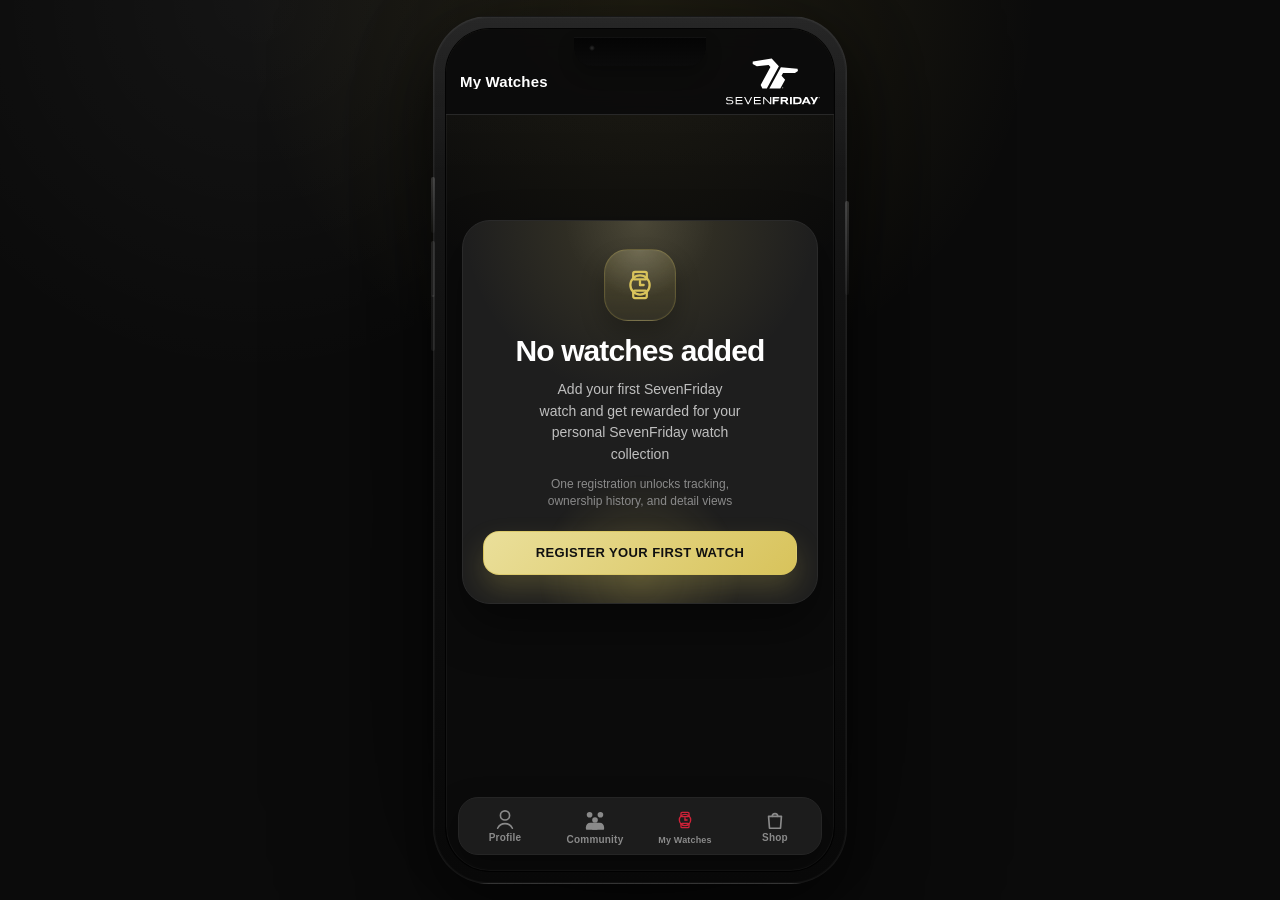
<file: index.html>
<!doctype html>
<html lang="en">
  <head>
    <meta charset="utf-8" />
    <meta name="viewport" content="width=device-width, initial-scale=1" />
    <title>SevenFriday Watch Manager</title>
    <link rel="stylesheet" href="./styles.css" />
  </head>
  <body>
    <main class="app-shell">
      <div class="app-stage" id="app"></div>
    </main>

    <script src="./svg.js"></script>
    <script src="./appbar.js"></script>
    <script src="./navbar.js"></script>
    <script src="./confirm.js"></script>
    <script src="./app.js"></script>
  </body>
</html>
</file>
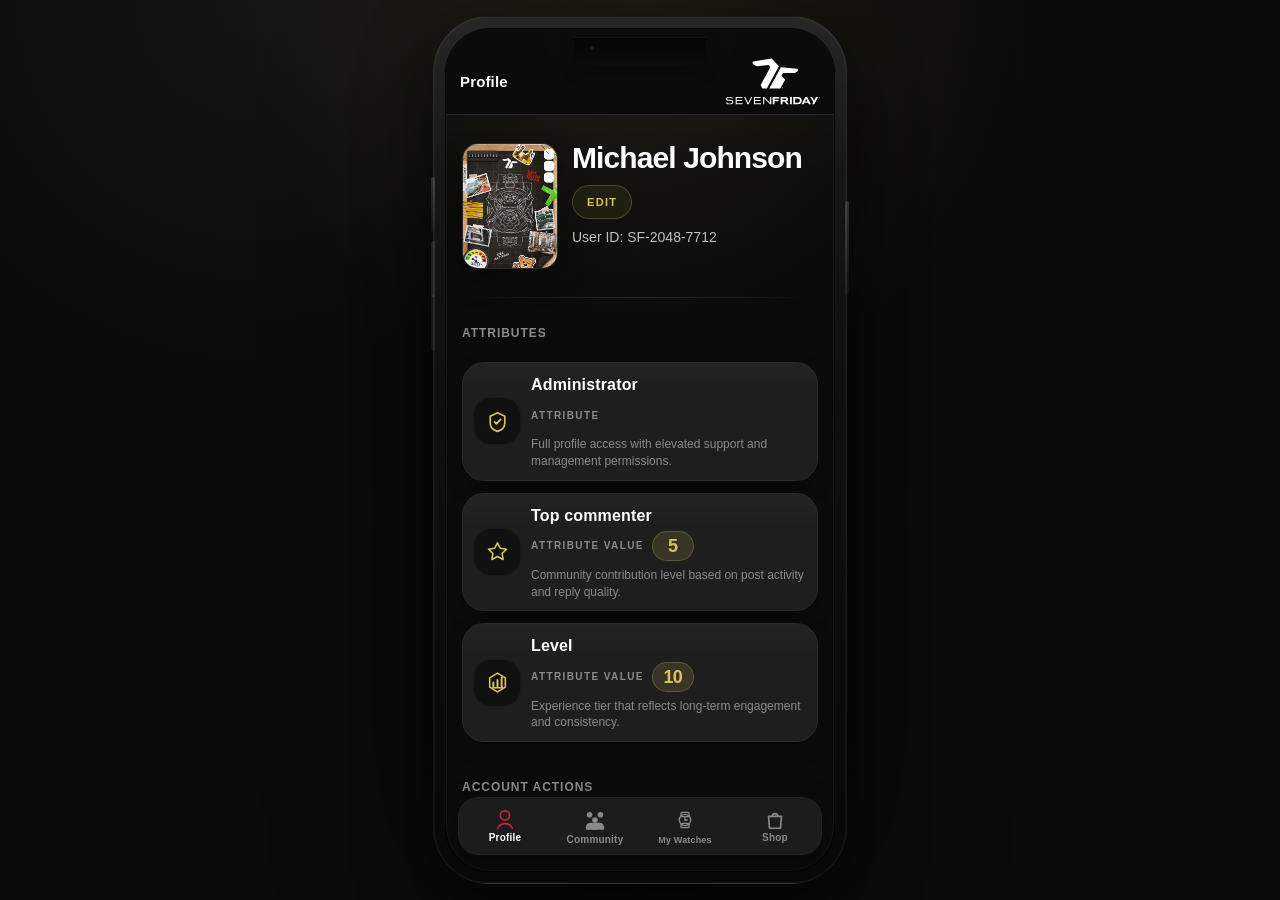
<file: my-profile.html>
<!doctype html>
<html lang="en">
  <head>
    <meta charset="utf-8" />
    <meta name="viewport" content="width=device-width, initial-scale=1" />
    <title>SevenFriday Profile</title>
    <link rel="stylesheet" href="./styles.css" />
  </head>
  <body>
    <main class="app-shell">
      <div class="app-stage">
        <div id="appbar-slot"></div>

        <section class="app-stage__content">
          <section class="watch-screen profile-screen" aria-label="Profile content">
            <header class="watch-screen__hero profile-hero">
              <div class="profile-header">
                <div class="profile-avatar" aria-hidden="true">
                  <img src="./assets/avatar.png" alt="" class="profile-avatar__image" />
                </div>
                <div class="profile-header__copy">
                  <div class="profile-name-row">
                    <h1 class="watch-screen__title" id="profile-name">Michael Johnson</h1>
                    <button
                      type="button"
                      class="profile-name-edit"
                      id="profile-edit-trigger"
                      aria-controls="profile-name-form"
                      aria-expanded="false"
                    >
                      Edit
                    </button>
                  </div>
                  <form class="profile-name-form" id="profile-name-form" hidden>
                    <label class="profile-name-form__field" for="profile-name-input">
                      <span class="profile-delete__label">Username</span>
                      <input
                        type="text"
                        id="profile-name-input"
                        name="username"
                        autocomplete="username"
                        required
                      />
                    </label>
                    <div class="profile-name-form__actions">
                      <button type="submit" class="profile-action">Save</button>
                      <button type="button" class="profile-action profile-action--secondary" id="profile-name-cancel">
                        Cancel
                      </button>
                    </div>
                    <p class="profile-name-form__hint" id="profile-name-feedback" aria-live="polite" hidden></p>
                  </form>
                  <p class="watch-screen__lede">User ID: SF-2048-7712</p>
                </div>
              </div>
            </header>

            <div class="watch-screen__divider"></div>

            <section class="profile-section" aria-labelledby="attributes-title">
              <h2 class="watch-screen__count" id="attributes-title">Attributes</h2>

              <div class="watch-list profile-list">
                <article class="watch-card profile-item">
                  <div class="watch-card__image-wrap profile-item__icon" aria-hidden="true">
                    <svg viewBox="0 0 24 24" fill="none" xmlns="http://www.w3.org/2000/svg">
                      <path d="M12 3.5 19 7v6.5c0 4.2-3 6.9-7 8-4-1.1-7-3.8-7-8V7l7-3.5Z" stroke="currentColor" stroke-width="1.6" stroke-linejoin="round"/>
                      <path d="M9.2 12.4 11 14.2l3.8-4.1" stroke="currentColor" stroke-width="1.8" stroke-linecap="round" stroke-linejoin="round"/>
                    </svg>
                  </div>
                  <div class="watch-card__content">
                    <div class="profile-item__copy">
                      <h3 class="watch-card__title">Administrator</h3>
                      <div class="profile-item__meta">
                        <span class="profile-item__meta-label profile-item__meta-label--solo">ATTRIBUTE</span>
                      </div>
                      <p class="watch-card__secondary">Full profile access with elevated support and management permissions.</p>
                    </div>
                  </div>
                </article>

                <article class="watch-card profile-item">
                  <div class="watch-card__image-wrap profile-item__icon" aria-hidden="true">
                    <svg viewBox="0 0 24 24" fill="none" xmlns="http://www.w3.org/2000/svg">
                      <path d="M12 2.8 14.8 8l5.8.8-4.2 4.1 1 5.8-5.4-2.8-5.4 2.8 1-5.8-4.2-4.1 5.8-.8L12 2.8Z" stroke="currentColor" stroke-width="1.5" stroke-linejoin="round"/>
                    </svg>
                  </div>
                  <div class="watch-card__content">
                    <div class="profile-item__copy">
                      <h3 class="watch-card__title">Top commenter</h3>
                      <div class="profile-item__meta">
                        <span class="profile-item__meta-label">ATTRIBUTE VALUE</span>
                        <span class="profile-item__meta-value">5</span>
                      </div>
                      <p class="watch-card__secondary">Community contribution level based on post activity and reply quality.</p>
                    </div>
                  </div>
                </article>

                <article class="watch-card profile-item">
                  <div class="watch-card__image-wrap profile-item__icon" aria-hidden="true">
                    <svg viewBox="0 0 24 24" fill="none" xmlns="http://www.w3.org/2000/svg">
                      <path d="M4.5 7.5 12 3l7.5 4.5V16.5L12 21l-7.5-4.5V7.5Z" stroke="currentColor" stroke-width="1.5" stroke-linejoin="round"/>
                      <path d="M8 15.5V12" stroke="currentColor" stroke-width="1.9" stroke-linecap="round"/>
                      <path d="M12 15.5V9.5" stroke="currentColor" stroke-width="1.9" stroke-linecap="round"/>
                      <path d="M16 15.5V7.5" stroke="currentColor" stroke-width="1.9" stroke-linecap="round"/>
                      <path d="M7.2 17h9.6" stroke="currentColor" stroke-width="1.5" stroke-linecap="round"/>
                    </svg>
                  </div>
                  <div class="watch-card__content">
                    <div class="profile-item__copy">
                      <h3 class="watch-card__title">Level</h3>
                      <div class="profile-item__meta">
                        <span class="profile-item__meta-label">ATTRIBUTE VALUE</span>
                        <span class="profile-item__meta-value">10</span>
                      </div>
                      <p class="watch-card__secondary">Experience tier that reflects long-term engagement and consistency.</p>
                    </div>
                  </div>
                </article>
              </div>
            </section>

            <section class="profile-section" aria-labelledby="account-actions-title">
              <h2 class="watch-screen__count" id="account-actions-title">Account actions</h2>

              <div class="profile-actions">
                <button type="button" class="profile-action profile-action--secondary" onclick="console.log('Logout')">
                  Logout
                </button>

                <form class="profile-delete" data-component="DeleteFlow">
                  <h3 class="watch-card__title">Delete my data</h3>
                  <p class="watch-card__secondary">
                    Deletion requires confirmation and a matching text input before it can continue.
                  </p>

                  <label class="profile-delete__field profile-delete__field--inline">
                    <span class="profile-delete__label">Confirm deletion</span>
                    <input
                      type="checkbox"
                      name="confirm_delete"
                      required
                    />
                  </label>

                  <label class="profile-delete__field">
                    <span class="profile-delete__label">Type DELETE to confirm</span>
                    <input
                      type="text"
                      name="delete_confirmation"
                      required
                      autocomplete="off"
                      spellcheck="false"
                      placeholder="DELETE"
                      pattern="DELETE"
                    />
                  </label>

                  <button type="submit" class="watch-detail__remove" data-action="delete-data">
                    Delete my data
                  </button>
                </form>
              </div>
            </section>
          </section>
        </section>

        <div id="bottom-nav-slot"></div>
      </div>
    </main>

    <script src="./svg.js"></script>
    <script src="./appbar.js"></script>
    <script src="./navbar.js"></script>
    <script>
      const MAX_USERNAME_LENGTH = 24;
      const PROFILE_STORAGE_KEY = 'sevenfriday.profile.v1';

      function normalizeUsername(value) {
        return String(value || '')
          .trim()
          .replace(/\s+/g, ' ')
          .slice(0, MAX_USERNAME_LENGTH);
      }

      function loadProfile() {
        try {
          const raw = window.localStorage.getItem(PROFILE_STORAGE_KEY);
          if (!raw) {
            return { username: 'Michael Johnson' };
          }

          const parsed = JSON.parse(raw);
          if (!parsed || typeof parsed.username !== 'string') {
            return { username: 'Michael Johnson' };
          }

          return { username: normalizeUsername(parsed.username) || 'Michael Johnson' };
        } catch (error) {
          console.warn('Unable to load profile data', error);
          return { username: 'Michael Johnson' };
        }
      }

      function saveProfile(profile) {
        try {
          window.localStorage.setItem(PROFILE_STORAGE_KEY, JSON.stringify(profile));
        } catch (error) {
          console.warn('Unable to save profile data', error);
        }
      }

      const profileState = loadProfile();
      const appbarSlot = document.getElementById('appbar-slot');
      if (appbarSlot && window.renderAppBar) {
        appbarSlot.replaceWith(window.renderAppBar('Profile'));
      }

      const bottomNavSlot = document.getElementById('bottom-nav-slot');
      if (bottomNavSlot && window.renderNavbar) {
        bottomNavSlot.replaceWith(window.renderNavbar());
      }

      const profileName = document.getElementById('profile-name');
      const profileEditTrigger = document.getElementById('profile-edit-trigger');
      const profileNameForm = document.getElementById('profile-name-form');
      const profileNameInput = document.getElementById('profile-name-input');
      const profileNameCancel = document.getElementById('profile-name-cancel');
      const profileNameFeedback = document.getElementById('profile-name-feedback');

      function renderProfileName() {
        if (profileName) {
          profileName.textContent = profileState.username;
        }
      }

      function setFeedback(message) {
        if (profileNameFeedback) {
          profileNameFeedback.textContent = message;
          profileNameFeedback.hidden = !message;
        }
      }

      function openNameEditor() {
        if (!profileNameForm || !profileNameInput || !profileEditTrigger) {
          return;
        }

        profileNameForm.hidden = false;
        profileEditTrigger.setAttribute('aria-expanded', 'true');
        profileNameInput.value = profileState.username;
        profileNameInput.maxLength = MAX_USERNAME_LENGTH;
        setFeedback('');
        profileNameInput.focus();
        profileNameInput.select();
      }

      function closeNameEditor() {
        if (!profileNameForm || !profileEditTrigger) {
          return;
        }

        profileNameForm.hidden = true;
        profileEditTrigger.setAttribute('aria-expanded', 'false');
      }

      renderProfileName();

      if (profileEditTrigger) {
        profileEditTrigger.addEventListener('click', openNameEditor);
      }

      if (profileNameCancel) {
        profileNameCancel.addEventListener('click', closeNameEditor);
      }

      if (profileNameForm) {
        profileNameForm.addEventListener('submit', (event) => {
          event.preventDefault();

          if (!profileNameInput) {
            return;
          }

          const nextUsername = normalizeUsername(profileNameInput.value);
          if (!nextUsername) {
            setFeedback('Username is required.');
            profileNameInput.focus();
            return;
          }

          profileState.username = nextUsername;
          saveProfile(profileState);
          renderProfileName();
          closeNameEditor();
          setFeedback('Username updated.');
        });
      }
    </script>
  </body>
</html>
</file>
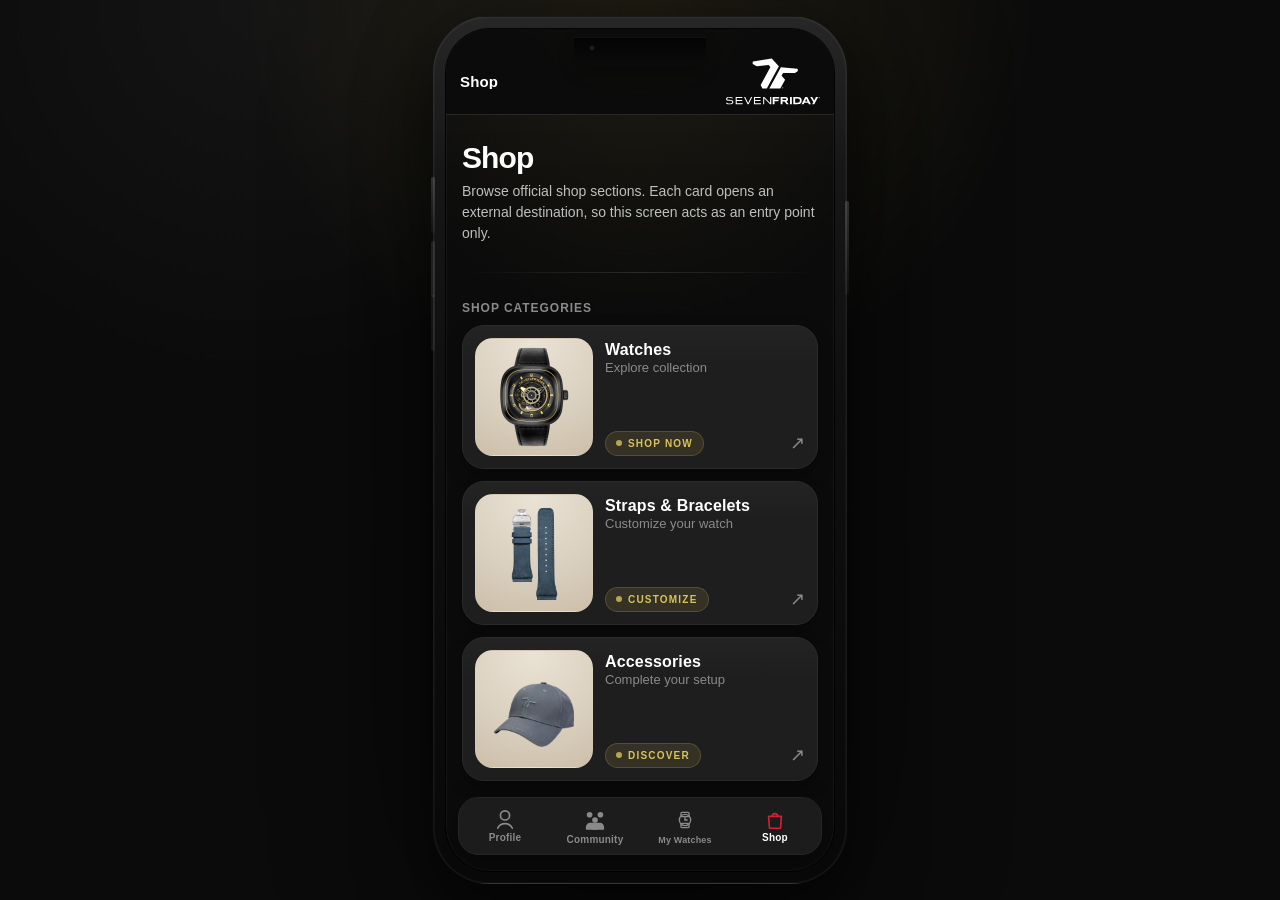
<file: shop.html>
<!doctype html>
<html lang="en">
  <head>
    <meta charset="utf-8" />
    <meta name="viewport" content="width=device-width, initial-scale=1" />
    <title>SevenFriday Shop</title>
    <link rel="stylesheet" href="./styles.css" />
  </head>
  <body>
    <main class="app-shell">
      <div class="app-stage">
        <div id="appbar-slot"></div>

        <section class="app-stage__content">
          <section class="watch-screen shop-screen" aria-label="Shop content">
            <header class="watch-screen__hero shop-hero">
              <div>
                <h1 class="watch-screen__title">Shop</h1>
                <p class="watch-screen__lede">
                  Browse official shop sections. Each card opens an external destination, so this screen acts as an entry point only.
                </p>
              </div>
            </header>

            <div class="watch-screen__divider"></div>

            <section class="shop-section" aria-labelledby="shop-categories-title">
              <h2 class="watch-screen__count" id="shop-categories-title">Shop categories</h2>
              <div id="shop-categories" class="shop-grid" data-component="ShopSection"></div>
            </section>
          </section>
        </section>

        <div id="bottom-nav-slot"></div>
      </div>
    </main>

    <script src="./svg.js"></script>
    <script src="./appbar.js"></script>
    <script src="./navbar.js"></script>
    <script>
      const shopCategories = [
        {
          title: 'Watches',
          subtitle: 'Explore collection',
          href: 'https://www.sevenfriday.com/collections/watches',
          imageAlt: 'Watch collection preview',
          imageSrc: './assets/watches.png',
          badge: 'Shop now',
        },
        {
          title: 'Straps & Bracelets',
          subtitle: 'Customize your watch',
          href: 'https://www.sevenfriday.com/collections/straps-bracelets',
          imageAlt: 'Straps and bracelets preview',
          imageSrc: './assets/bracelet.png',
          badge: 'Customize',
        },
        {
          title: 'Accessories',
          subtitle: 'Complete your setup',
          href: 'https://www.sevenfriday.com/collections/apparel',
          imageAlt: 'Accessories preview',
          imageSrc: './assets/cap.png',
          badge: 'Discover',
        },
      ];

      function escapeXml(text) {
        return String(text)
          .replace(/&/g, '&amp;')
          .replace(/</g, '&lt;')
          .replace(/>/g, '&gt;')
          .replace(/"/g, '&quot;')
          .replace(/'/g, '&apos;');
      }

      function createShopCard(item) {
        const card = document.createElement('a');
        card.className = 'watch-card shop-card';
        card.href = item.href;
        card.target = '_blank';
        card.rel = 'noopener noreferrer';
        card.setAttribute('aria-label', `${item.title}. Open external shop section`);

        card.innerHTML = `
          <div class="watch-card__image-wrap shop-card__image-wrap">
            <img class="watch-card__image" src="${item.imageSrc}" alt="${escapeXml(item.imageAlt)}" />
          </div>
          <div class="watch-card__content">
            <div>
              <h3 class="watch-card__title">${escapeXml(item.title)}</h3>
              <p class="watch-card__secondary shop-card__secondary">${escapeXml(item.subtitle)}</p>
            </div>
            <div class="watch-card__footer">
              <span class="watch-card__tag shop-card__tag">${escapeXml(item.badge)}</span>
              <span class="watch-card__chevron" aria-hidden="true">↗</span>
            </div>
          </div>
        `;

        return card;
      }

      function renderShopSection(root) {
        root.innerHTML = '';
        shopCategories.forEach((item) => {
          root.appendChild(createShopCard(item));
        });
      }

      const bottomNavSlot = document.getElementById('bottom-nav-slot');
      const appbarSlot = document.getElementById('appbar-slot');
      const shopCategoriesRoot = document.getElementById('shop-categories');

      if (appbarSlot && window.renderAppBar) {
        appbarSlot.replaceWith(window.renderAppBar('Shop'));
      }

      if (shopCategoriesRoot) {
        renderShopSection(shopCategoriesRoot);
      }

      if (bottomNavSlot && window.renderNavbar) {
        bottomNavSlot.replaceWith(window.renderNavbar({ activeKey: 'shop' }));
      }
    </script>
  </body>
</html>
</file>
<file: styles.css>
:root {
  --bg: #0b0b0b;
  --surface: #1e1e1e;
  --surface-strong: #252525;
  --border: #2a2a2a;
  --accent: #d8c35b;
  --accent-soft: rgba(216, 195, 91, 0.16);
  --paper: #ddd4c2;
  --paper-deep: #cdbfa9;
  --text: #ffffff;
  --text-secondary: #bfbfbf;
  --text-muted: #8a8a8a;
  --shadow: 0 22px 48px rgba(0, 0, 0, 0.45);
  --device-notch-width: 132px;
  --device-notch-height: 29px;
  --device-notch-top: 8px;
  --appbar-height: 86px;
}

* {
  box-sizing: border-box;
}

html,
body {
  min-height: 100%;
  margin: 0;
}

body {
  min-height: 100dvh;
  display: grid;
  place-items: center;
  padding: 12px;
  background:
    radial-gradient(circle at top, rgba(216, 195, 91, 0.12), transparent 36%),
    radial-gradient(circle at 20% 0%, rgba(255, 255, 255, 0.04), transparent 28%),
    var(--bg);
  color: var(--text);
  font-family: Arial, Helvetica, sans-serif;
  overflow: auto;
}

button,
input,
textarea,
select {
  font: inherit;
}

button {
  -webkit-tap-highlight-color: transparent;
}

img {
  display: block;
  max-width: 100%;
}

#app {
  min-height: 0;
  height: 100%;
}

.app-shell {
  width: min(414px, calc(100vw - 24px), calc((100dvh - 24px) * 414 / 868));
  aspect-ratio: 414 / 868;
  min-height: 0;
  padding: 12px;
  display: flex;
  justify-content: center;
  align-items: stretch;
  position: relative;
  border-radius: 56px;
  background:
    linear-gradient(180deg, rgba(255, 255, 255, 0.05), transparent 18%),
    linear-gradient(180deg, #1b1b1b 0%, #0f0f0f 45%, #080808 100%);
  border: 1px solid rgba(255, 255, 255, 0.06);
  box-shadow:
    0 28px 70px rgba(0, 0, 0, 0.58),
    0 0 0 1px rgba(255, 255, 255, 0.03) inset,
    0 0 160px rgba(0, 0, 0, 0.44);
}

.app-shell::before,
.app-shell::after {
  content: "";
  position: absolute;
  border-radius: 999px;
  background: linear-gradient(180deg, rgba(255, 255, 255, 0.2), rgba(255, 255, 255, 0.04));
  pointer-events: none;
  opacity: 0.8;
}

.app-shell::before {
  width: 4px;
  height: 56px;
  left: -3px;
  top: 160px;
  box-shadow:
    0 64px 0 0 rgba(255, 255, 255, 0.12),
    0 118px 0 0 rgba(255, 255, 255, 0.08);
}

.app-shell::after {
  width: 4px;
  height: 94px;
  right: -3px;
  top: 184px;
}

.app-stage {
  width: 100%;
  height: 100%;
  min-height: 0;
  display: flex;
  flex-direction: column;
  position: relative;
  overflow: hidden;
  border-radius: 44px;
  background:
    radial-gradient(circle at top, rgba(216, 195, 91, 0.08), transparent 34%),
    linear-gradient(180deg, rgba(255, 255, 255, 0.02), transparent 18%),
    #0b0b0b;
  box-shadow:
    0 0 0 1px rgba(255, 255, 255, 0.04) inset,
    0 0 0 1px rgba(0, 0, 0, 0.9);
}

.app-stage::before {
  content: "";
  position: absolute;
  top: var(--device-notch-top);
  left: 50%;
  width: var(--device-notch-width);
  height: var(--device-notch-height);
  transform: translateX(-50%);
  border-radius: 0 0 18px 18px;
  background:
    radial-gradient(circle at 18px 11px, rgba(255, 255, 255, 0.16), transparent 3px),
    linear-gradient(180deg, #040404 0%, #0b0b0b 100%);
  box-shadow:
    0 1px 0 rgba(255, 255, 255, 0.05) inset,
    0 8px 16px rgba(0, 0, 0, 0.25);
  pointer-events: none;
  z-index: 35;
}

.app-stage__content {
  flex: 1 1 auto;
  min-height: 1px;
  overflow-y: auto;
  overscroll-behavior: contain;
  -webkit-overflow-scrolling: touch;
  scrollbar-width: none;
  padding: 12px 0 112px;
}

.app-stage__content::-webkit-scrollbar {
  display: none;
}

.appbar {
  height: var(--appbar-height);
  min-height: var(--appbar-height);
  padding: calc(var(--device-notch-top) + var(--device-notch-height) - 4px) 14px 13px;
  display: flex;
  align-items: center;
  justify-content: space-between;
  position: relative;
  z-index: 30;
  background: rgba(11, 11, 11, 0.92);
  backdrop-filter: blur(10px);
  border-bottom: 1px solid rgba(42, 42, 42, 0.95);
  color: white;
  gap: 12px;
}

.appbar__left {
  display: flex;
  align-items: center;
  gap: 10px;
  min-width: 0;
  flex: 1 1 auto;
}

.appbar__right {
  display: flex;
  align-items: center;
  gap: 10px;
  flex: 0 0 auto;
}

.appbar__action {
  appearance: none;
  border: 0;
  background: transparent;
  color: var(--text);
  width: 40px;
  height: 40px;
  border-radius: 12px;
  display: grid;
  place-items: center;
  cursor: pointer;
}

.appbar__icon svg {
  width: 20px;
  height: 20px;
  display: block;
}

.appbar__brand {
  display: flex;
  align-items: center;
  justify-content: flex-end;
  width: 94px;
  min-width: 94px;
  flex-shrink: 0;
}

.appbar__logo {
  display: block;
  width: 100%;
  height: auto;
  max-height: none;
  object-fit: contain;
}

.appbar__title {
  min-width: 0;
  overflow: hidden;
  text-overflow: ellipsis;
  font-size: 15px;
  line-height: 1;
  font-weight: 700;
  letter-spacing: 0.01em;
  color: var(--text);
  white-space: nowrap;
}

.bottom-nav {
  position: relative;
  z-index: 20;
  margin-top: auto;
  padding: 0 12px;
  padding-bottom: max(16px, env(safe-area-inset-bottom, 0px));
}

.bottom-nav__track {
  --nav-height: 58px;
  display: grid;
  grid-template-columns: repeat(4, 1fr);
  gap: 4px;
  padding: 3px;
  min-height: var(--nav-height);
  overflow: visible;
  background: rgba(30, 30, 30, 0.96);
  border: 1px solid var(--surface-strong);
  border-radius: 20px;
  box-shadow: 0 12px 30px rgba(0, 0, 0, 0.42);
  backdrop-filter: blur(12px);
}

.bottom-nav__item {
  appearance: none;
  border: 0;
  background: transparent;
  text-decoration: none;
  color: var(--text-muted);
  position: relative;
  display: flex;
  flex-direction: column;
  align-items: center;
  justify-content: center;
  gap: 2px;
  height: 48px;
  padding: 4px 6px 3px;
  border-radius: 14px;
  cursor: pointer;
  transition: color 160ms ease, background-color 160ms ease, box-shadow 160ms ease;
}

.bottom-nav__item svg {
  width: 22px;
  height: 22px;
  display: block;
}

.bottom-nav__item--community svg {
  width: 26px;
  height: 26px;
}

.bottom-nav__label {
  font-size: 10px;
  line-height: 1;
  font-weight: 600;
  letter-spacing: 0.02em;
  white-space: nowrap;
}

.bottom-nav__item--prominent .bottom-nav__label {
  font-size: 9px;
}

.bottom-nav__item:hover {
  color: var(--text-secondary);
}

.bottom-nav__item.is-active {
  color: var(--text);
  background: transparent;
  box-shadow: none;
}

.bottom-nav__item.is-active .bottom-nav__icon {
  color: #cf2238;
}

.bottom-nav__item--prominent {
  transform: none;
}

.bottom-nav__item--prominent .bottom-nav__icon {
  width: 28px;
  height: 28px;
  display: grid;
  place-items: center;
  border-radius: 50%;
  background: rgba(207, 34, 56, 0);
  color: var(--text-muted);
  position: relative;
}

.bottom-nav__item--prominent svg {
  width: 20px;
  height: 20px;
}

.bottom-nav__item--prominent .bottom-nav__label {
  color: var(--text-muted);
  font-weight: 700;
}

.bottom-nav__item--prominent.is-active .bottom-nav__icon,
.bottom-nav__item--prominent.is-active .bottom-nav__label {
  position: relative;
  z-index: 1;
}

.bottom-nav__item--prominent.is-active {
  background: transparent;
  box-shadow: none;
}

.bottom-nav__item--prominent.is-active .bottom-nav__icon {
  color: #cf2238;
}

.watch-screen {
  min-height: 100%;
  padding: 16px 14px 20px;
  display: flex;
  flex-direction: column;
  gap: 16px;
}

.watch-screen__hero {
  display: flex;
  flex-direction: column;
  gap: 12px;
  padding: 8px 0 8px;
  background: transparent;
  backdrop-filter: none;
  margin-bottom: 2px;
}

.watch-screen__title {
  margin: 0;
  font-size: 30px;
  line-height: 1;
  letter-spacing: -0.03em;
  font-weight: 800;
}

.watch-screen__lede {
  margin: 8px 0 0;
  color: var(--text-secondary);
  line-height: 1.5;
  font-size: 14px;
  width: 100%;
  max-width: none;
}

.watch-screen__meta {
  display: flex;
  align-items: center;
  justify-content: space-between;
  gap: 12px;
}

.watch-screen__count {
  color: var(--text-muted);
  font-size: 12px;
  font-weight: 700;
  letter-spacing: 0.08em;
  text-transform: uppercase;
}

.watch-detail {
  display: grid;
  gap: 14px;
  padding-top: 4px;
}

.watch-detail__image-wrap {
  border-radius: 26px;
  overflow: hidden;
  border: 1px solid rgba(255, 255, 255, 0.04);
  background:
    radial-gradient(circle at top, rgba(239, 231, 217, 0.98), rgba(221, 211, 194, 0.98) 62%, var(--paper-deep) 100%);
  box-shadow: var(--shadow);
}

.watch-detail__image {
  width: 100%;
  aspect-ratio: 1 / 1;
  object-fit: cover;
}

.watch-detail__copy {
  display: grid;
  gap: 14px;
}

.watch-detail__header {
  display: grid;
  gap: 8px;
}

.watch-detail__title {
  margin: 0;
  font-size: 28px;
  line-height: 1.05;
  letter-spacing: -0.03em;
  font-weight: 800;
}

.watch-detail__serial {
  margin: 0;
  color: var(--text-secondary);
  font-size: 14px;
  line-height: 1.4;
}

.watch-detail__status {
  display: inline-flex;
  width: fit-content;
  align-items: center;
  gap: 6px;
  padding: 7px 10px;
  border-radius: 999px;
  background: rgba(216, 195, 91, 0.12);
  border: 1px solid rgba(216, 195, 91, 0.22);
  color: var(--accent);
  font-size: 10px;
  font-weight: 800;
  letter-spacing: 0.14em;
  text-transform: uppercase;
}

.watch-detail__stats {
  display: grid;
  grid-template-columns: repeat(3, minmax(0, 1fr));
  gap: 10px;
}

.watch-detail__stat {
  padding: 12px;
  border-radius: 18px;
  background: var(--surface);
  border: 1px solid var(--border);
}

.watch-detail__stat-label {
  color: var(--text-muted);
  font-size: 10px;
  line-height: 1.2;
  text-transform: uppercase;
  letter-spacing: 0.12em;
  margin-bottom: 8px;
}

.watch-detail__stat-value {
  color: var(--text);
  font-size: 14px;
  line-height: 1.25;
  font-weight: 700;
}

.watch-detail__note {
  margin: 0;
  color: var(--text-secondary);
  font-size: 13px;
  line-height: 1.55;
}

.watch-detail__actions {
  padding-top: 4px;
}

.watch-detail__remove {
  appearance: none;
  width: 100%;
  border: 1px solid rgba(255, 95, 95, 0.28);
  background: linear-gradient(180deg, rgba(255, 95, 95, 0.12), rgba(255, 95, 95, 0.06));
  color: #ffb2b2;
  padding: 13px 16px;
  border-radius: 16px;
  font-size: 13px;
  font-weight: 800;
  letter-spacing: 0.03em;
  text-transform: uppercase;
  cursor: pointer;
  transition: transform 160ms ease, border-color 160ms ease, background-color 160ms ease, color 160ms ease;
}

.watch-detail__remove:hover {
  border-color: rgba(255, 95, 95, 0.42);
  color: #ffd0d0;
}

.watch-detail__remove:active {
  transform: translateY(1px) scale(0.99);
}

.primary-button {
  appearance: none;
  border: 1px solid rgba(216, 195, 91, 0.65);
  background: linear-gradient(135deg, #eadf9a 0%, var(--accent) 100%);
  color: #101010;
  border-radius: 16px;
  padding: 12px 16px;
  min-height: 44px;
  width: 100%;
  font-size: 13px;
  font-weight: 800;
  letter-spacing: 0.03em;
  text-transform: uppercase;
  cursor: pointer;
  box-shadow: 0 14px 28px rgba(216, 195, 91, 0.22);
  transition: transform 160ms ease, box-shadow 160ms ease, filter 160ms ease, opacity 160ms ease;
}

.primary-button:hover {
  filter: brightness(1.03);
}

.primary-button:active {
  transform: translateY(1px) scale(0.99);
  box-shadow: 0 10px 22px rgba(216, 195, 91, 0.16);
}

.primary-button:disabled {
  cursor: wait;
  opacity: 0.72;
  box-shadow: none;
}

.watch-screen__hint {
  margin: 0;
  color: var(--text-muted);
  font-size: 12px;
  line-height: 1.4;
}

.watch-screen__divider {
  height: 1px;
  background: linear-gradient(90deg, transparent, var(--border), transparent);
}

.watch-list {
  display: grid;
  gap: 12px;
  padding-bottom: 10px;
}

.watch-card {
  appearance: none;
  width: 100%;
  text-decoration: none;
  border: 1px solid var(--border);
  border-radius: 22px;
  background:
    linear-gradient(180deg, rgba(255, 255, 255, 0.025), transparent 28%),
    var(--surface);
  color: inherit;
  padding: 12px;
  display: grid;
  grid-template-columns: 96px minmax(0, 1fr);
  gap: 12px;
  text-align: left;
  cursor: pointer;
  box-shadow: 0 8px 18px rgba(0, 0, 0, 0.26);
  transition: transform 160ms ease, border-color 160ms ease, box-shadow 160ms ease, background-color 160ms ease;
}

.watch-card:hover {
  border-color: rgba(216, 195, 91, 0.42);
  transform: translateY(-1px);
  box-shadow: var(--shadow);
}

.watch-card:active {
  transform: translateY(0) scale(0.99);
}

.watch-card__image-wrap {
  position: relative;
  border-radius: 18px;
  overflow: hidden;
  border: 1px solid rgba(255, 255, 255, 0.04);
  background:
    radial-gradient(circle at top, rgba(239, 231, 217, 0.98), rgba(221, 211, 194, 0.98) 62%, var(--paper-deep) 100%);
  aspect-ratio: 1 / 1;
}

.watch-card__image {
  width: 100%;
  height: 100%;
  object-fit: cover;
}

.watch-card__status {
  position: absolute;
  top: 2px;
  left: 10px;
  display: inline-flex;
  align-items: center;
  gap: 3px;
  padding: 3px 7px;
  border-radius: 999px;
  background: rgba(11, 11, 11, 0.72);
  border: 1px solid rgba(216, 195, 91, 0.22);
  color: var(--accent);
  font-size: 8px;
  font-weight: 800;
  letter-spacing: 0.1em;
  text-transform: uppercase;
}

.watch-card__status::before {
  content: "";
  width: 4px;
  height: 4px;
  border-radius: 999px;
  background: var(--accent);
  box-shadow: 0 0 0 3px rgba(216, 195, 91, 0.15);
}

.watch-card__content {
  min-width: 0;
  display: flex;
  flex-direction: column;
  justify-content: space-between;
  gap: 10px;
}

.watch-card__title {
  margin: 2px 0 0;
  font-size: 16px;
  line-height: 1.2;
  letter-spacing: 0.01em;
  font-weight: 800;
  overflow: hidden;
  text-overflow: ellipsis;
  white-space: nowrap;
}

.watch-card__serial {
  margin: 8px 0 0;
  color: var(--text-secondary);
  font-size: 13px;
  line-height: 1.4;
  word-break: break-word;
}

.watch-card__secondary {
  margin: 0;
  color: var(--text-muted);
  font-size: 12px;
  line-height: 1.4;
}

.watch-card__footer {
  display: flex;
  align-items: center;
  justify-content: space-between;
  gap: 10px;
}

.watch-card__tag {
  padding: 6px 10px;
  border-radius: 999px;
  background: rgba(216, 195, 91, 0.12);
  border: 1px solid rgba(216, 195, 91, 0.2);
  color: var(--accent);
  font-size: 10px;
  font-weight: 800;
  letter-spacing: 0.12em;
  text-transform: uppercase;
}

.watch-card__chevron {
  color: var(--text-muted);
  font-size: 18px;
  line-height: 1;
}

.watch-empty {
  flex: 1 1 auto;
  display: grid;
  place-items: center;
  padding: 24px 0 8px;
}

.watch-empty__panel {
  width: 100%;
  padding: 28px 20px;
  border-radius: 28px;
  border: 1px solid var(--border);
  background:
    radial-gradient(circle at top, rgba(216, 195, 91, 0.16), transparent 42%),
    radial-gradient(circle at 50% 0%, rgba(255, 255, 255, 0.08), transparent 18%),
    var(--surface);
  box-shadow: var(--shadow);
  text-align: center;
  position: relative;
  overflow: hidden;
}

.watch-empty__icon {
  width: 72px;
  height: 72px;
  margin: 0 auto 14px;
  border-radius: 24px;
  display: grid;
  place-items: center;
  background:
    radial-gradient(circle at top, rgba(255, 255, 255, 0.14), transparent 62%),
    linear-gradient(180deg, rgba(216, 195, 91, 0.16), rgba(216, 195, 91, 0.05));
  border: 1px solid rgba(216, 195, 91, 0.22);
  box-shadow:
    0 12px 24px rgba(0, 0, 0, 0.24),
    0 0 0 1px rgba(255, 255, 255, 0.02) inset;
  color: var(--accent);
}

.watch-empty__icon svg {
  width: 34px;
  height: 34px;
  display: block;
}

.watch-empty__panel::before {
  content: "";
  position: absolute;
  inset: auto 50% -78px;
  width: 210px;
  height: 210px;
  transform: translateX(-50%);
  border-radius: 50%;
  background: radial-gradient(circle, rgba(216, 195, 91, 0.18), transparent 68%);
  filter: blur(2px);
  pointer-events: none;
}

.watch-empty__panel > * {
  position: relative;
  z-index: 1;
}

.watch-empty__eyebrow {
  margin: 0 0 10px;
  color: var(--accent);
  font-size: 10px;
  font-weight: 800;
  letter-spacing: 0.24em;
  text-transform: uppercase;
}

.watch-empty__title {
  margin: 0;
  font-size: 30px;
  line-height: 1.05;
  letter-spacing: -0.03em;
  font-weight: 800;
}

.watch-empty__text {
  margin: 12px auto 0;
  max-width: 26ch;
  color: var(--text-secondary);
  line-height: 1.55;
  font-size: 14px;
}

.watch-empty__hint {
  margin: 10px auto 0;
  max-width: 28ch;
  color: var(--text-muted);
  line-height: 1.45;
  font-size: 12px;
}

.watch-empty__action {
  margin-top: 20px;
}

.profile-screen {
  gap: 18px;
}

.profile-hero {
  padding-top: 0;
}

.profile-header {
  display: flex;
  align-items: flex-start;
  gap: 14px;
}

.profile-avatar {
  flex: 0 0 96px;
  width: 96px;
  height: 126px;
  border-radius: 16px;
  display: grid;
  place-items: center;
  padding: 0;
  overflow: hidden;
  background:
    radial-gradient(circle at top, rgba(216, 195, 91, 0.18), transparent 58%),
    var(--surface);
  border: 1px solid var(--border);
  box-shadow: 0 14px 26px rgba(0, 0, 0, 0.28);
}

.profile-avatar__image {
  width: 100%;
  height: 100%;
  object-fit: cover;
  object-position: center top;
  transform: scale(1.02);
}

.profile-header__copy {
  flex: 1 1 auto;
  min-width: 0;
}

.profile-name-row {
  display: grid;
  gap: 12px;
}

.profile-name-row .watch-screen__title {
  min-width: 0;
}

.profile-name-edit {
  justify-self: start;
  appearance: none;
  border: 1px solid rgba(216, 195, 91, 0.24);
  background: rgba(216, 195, 91, 0.08);
  color: var(--accent);
  border-radius: 999px;
  min-height: 34px;
  padding: 0 14px;
  font-size: 11px;
  font-weight: 800;
  letter-spacing: 0.12em;
  text-transform: uppercase;
  cursor: pointer;
  transition: border-color 160ms ease, background-color 160ms ease, transform 160ms ease;
}

.profile-name-edit:hover {
  border-color: rgba(216, 195, 91, 0.42);
  background: rgba(216, 195, 91, 0.14);
}

.profile-name-edit:active {
  transform: translateY(1px);
}

.profile-name-form {
  display: grid;
  gap: 10px;
  margin-top: 12px;
  padding: 14px;
  border: 1px solid var(--border);
  border-radius: 18px;
  background: rgba(255, 255, 255, 0.03);
}

.profile-name-form[hidden] {
  display: none;
}

.profile-name-form__field {
  display: grid;
  gap: 8px;
}

.profile-name-form__field input {
  appearance: none;
  border: 1px solid var(--border);
  background: rgba(255, 255, 255, 0.02);
  color: var(--text);
  border-radius: 14px;
  padding: 12px 14px;
}

.profile-name-form__actions {
  display: flex;
  flex-wrap: wrap;
  gap: 10px;
}

.profile-name-form__hint {
  margin: 0;
  min-height: 18px;
  color: var(--text-muted);
  font-size: 11px;
  line-height: 1.4;
}

.profile-section {
  display: grid;
  gap: 12px;
}

.profile-item {
  cursor: default;
  grid-template-columns: 48px minmax(0, 1fr);
  padding: 10px;
  gap: 10px;
  min-height: 112px;
  align-items: center;
}

.profile-item__icon {
  display: grid;
  place-items: center;
  padding: 0;
  background: #111;
  color: var(--accent);
  font-size: 12px;
  line-height: 1.3;
  text-align: center;
}

.profile-item__icon svg {
  width: 25px;
  height: 25px;
  display: block;
}

.profile-item__copy {
  min-width: 0;
  display: grid;
  gap: 6px;
}

.profile-item__meta {
  display: flex;
  align-items: center;
  flex-wrap: wrap;
  gap: 8px;
  min-height: 30px;
}

.profile-item__meta-label {
  color: var(--text-muted);
  font-size: 10px;
  font-weight: 800;
  letter-spacing: 0.14em;
  text-transform: uppercase;
}

.profile-item__meta-value {
  display: inline-flex;
  align-items: center;
  justify-content: center;
  min-width: 42px;
  min-height: 30px;
  padding: 0 10px;
  border-radius: 999px;
  background: rgba(216, 195, 91, 0.14);
  border: 1px solid rgba(216, 195, 91, 0.24);
  color: var(--accent);
  font-size: 18px;
  line-height: 1;
  font-weight: 900;
  letter-spacing: -0.03em;
}

.profile-item__meta-value--text {
  min-width: auto;
  padding: 0 12px;
  color: var(--text-secondary);
  font-size: 11px;
  font-weight: 800;
  letter-spacing: 0.06em;
}

.profile-actions {
  display: grid;
  gap: 10px;
}

.profile-action {
  appearance: none;
  border: 1px solid var(--border);
  background: var(--surface);
  color: var(--text);
  border-radius: 16px;
  padding: 12px 16px;
  min-height: 44px;
  font-size: 13px;
  font-weight: 800;
  letter-spacing: 0.03em;
  text-transform: uppercase;
  cursor: pointer;
  transition: transform 160ms ease, border-color 160ms ease, background-color 160ms ease;
}

.profile-action:hover {
  border-color: rgba(216, 195, 91, 0.42);
  background: rgba(216, 195, 91, 0.08);
}

.profile-action:active {
  transform: translateY(1px);
}

.profile-action--secondary {
  color: var(--text-secondary);
}

.profile-delete {
  display: grid;
  gap: 10px;
  padding: 16px;
  border: 1px solid var(--border);
  border-radius: 22px;
  background: var(--surface);
}

.profile-delete__field {
  display: grid;
  gap: 8px;
}

.profile-delete__field--inline {
  grid-template-columns: 1fr auto;
  align-items: center;
  gap: 12px;
}

.profile-delete__label {
  color: var(--text-muted);
  font-size: 10px;
  line-height: 1.2;
  letter-spacing: 0.12em;
  text-transform: uppercase;
}

.profile-delete input[type='checkbox'],
.profile-delete input[type='text'] {
  width: 100%;
}

.profile-delete input[type='checkbox'] {
  width: 18px;
  height: 18px;
  margin: 0;
  accent-color: var(--accent);
  justify-self: end;
}

.profile-delete input[type='text'] {
  appearance: none;
  border: 1px solid var(--border);
  background: rgba(255, 255, 255, 0.02);
  color: var(--text);
  border-radius: 14px;
  padding: 12px 14px;
}

.profile-delete input[type='text']::placeholder {
  color: var(--text-muted);
}

.profile-mock-data {
  margin: 0;
  padding: 16px;
  border-radius: 22px;
  border: 1px solid var(--border);
  background: var(--surface);
  color: var(--text-secondary);
  font-size: 12px;
  line-height: 1.5;
  overflow: auto;
}

.shop-screen {
  gap: 18px;
}

.shop-hero {
  padding-top: 0;
}

.shop-grid {
  display: grid;
  gap: 12px;
}

.shop-card {
  grid-template-columns: 118px minmax(0, 1fr);
  min-height: 136px;
}

.shop-card__image-wrap {
  aspect-ratio: 1 / 1;
  background:
    radial-gradient(circle at top, rgba(239, 231, 217, 0.98), rgba(221, 211, 194, 0.98) 62%, var(--paper-deep) 100%);
}

.shop-card__image-wrap img {
  box-sizing: border-box;
  object-fit: contain;
  padding: 8px;
}

.shop-card__secondary {
  font-size: 13px;
}

.shop-card__tag {
  display: inline-flex;
  align-items: center;
  gap: 6px;
}

.shop-card__tag::before {
  content: "";
  width: 6px;
  height: 6px;
  border-radius: 999px;
  background: currentColor;
  opacity: 0.8;
}

.confirm-dialog {
  position: absolute;
  inset: 0;
  z-index: 200;
  display: grid;
  place-items: center;
  padding: 22px;
  background: rgba(11, 11, 11, 0.44);
  backdrop-filter: blur(14px) saturate(1.1);
  animation: confirm-dialog-fade 180ms ease;
}

.confirm-dialog__panel {
  width: min(100%, 270px);
  position: relative;
  overflow: hidden;
  border-radius: 22px;
  border: 1px solid rgba(255, 255, 255, 0.18);
  background:
    linear-gradient(180deg, rgba(255, 255, 255, 0.18), rgba(255, 255, 255, 0.06)),
    rgba(28, 28, 30, 0.82);
  box-shadow:
    0 24px 64px rgba(0, 0, 0, 0.42),
    0 1px 0 rgba(255, 255, 255, 0.12) inset;
  backdrop-filter: blur(24px) saturate(1.15);
  animation: confirm-dialog-pop 220ms cubic-bezier(.2, .9, .22, 1);
}

.confirm-dialog__halo {
  position: absolute;
  inset: -42% auto auto 50%;
  width: 180px;
  height: 180px;
  transform: translateX(-50%);
  border-radius: 50%;
  background: radial-gradient(circle, rgba(255, 255, 255, 0.14), transparent 70%);
  pointer-events: none;
}

.confirm-dialog__header {
  position: relative;
  padding: 18px 18px 14px;
  display: grid;
  gap: 8px;
  text-align: center;
}

.confirm-dialog__eyebrow {
  margin: 0;
  color: rgba(255, 255, 255, 0.56);
  font-size: 10px;
  font-weight: 700;
  letter-spacing: 0.12em;
  text-transform: uppercase;
}

.confirm-dialog__title {
  margin: 0;
  color: rgba(255, 255, 255, 0.96);
  font-size: 17px;
  line-height: 1.22;
  letter-spacing: -0.01em;
  font-weight: 600;
}

.confirm-dialog__message {
  margin: 0;
  color: rgba(235, 235, 245, 0.72);
  font-size: 13px;
  line-height: 1.38;
}

.confirm-dialog__actions {
  display: grid;
  grid-template-columns: repeat(2, minmax(0, 1fr));
  gap: 0;
  padding: 0;
  border-top: 1px solid rgba(255, 255, 255, 0.12);
}

.confirm-dialog__button {
  appearance: none;
  min-height: 44px;
  width: 100%;
  border: 0;
  border-radius: 0;
  padding: 10px 14px;
  font-size: 17px;
  font-weight: 400;
  letter-spacing: -0.01em;
  text-transform: none;
  cursor: pointer;
  transition: background-color 160ms ease, color 160ms ease, opacity 160ms ease;
}

.confirm-dialog__button:active {
  background: rgba(255, 255, 255, 0.08);
}

.confirm-dialog__button--secondary {
  background: transparent;
  color: rgba(10, 132, 255, 0.96);
}

.confirm-dialog__button--secondary:hover {
  background: rgba(255, 255, 255, 0.04);
}

.confirm-dialog__button--danger {
  background: transparent;
  color: #ff453a;
  font-weight: 600;
  border-left: 1px solid rgba(255, 255, 255, 0.12);
}

.confirm-dialog__button--danger:hover {
  background: rgba(255, 255, 255, 0.04);
}

@keyframes confirm-dialog-fade {
  from {
    opacity: 0;
  }

  to {
    opacity: 1;
  }
}

@keyframes confirm-dialog-pop {
  from {
    opacity: 0;
    transform: scale(1.08) translateY(8px);
  }

  to {
    opacity: 1;
    transform: scale(1) translateY(0);
  }
}

@media (min-width: 430px) {
  .watch-screen {
    padding-inline: 16px;
  }
}

@media (max-width: 359px) {
  .watch-card {
    grid-template-columns: 88px minmax(0, 1fr);
  }

  .watch-card__title {
    font-size: 15px;
  }

  .watch-empty__title {
    font-size: 26px;
  }

  .watch-detail__stats {
    grid-template-columns: 1fr;
  }

  .shop-card {
    grid-template-columns: 104px minmax(0, 1fr);
  }

}
</file>
